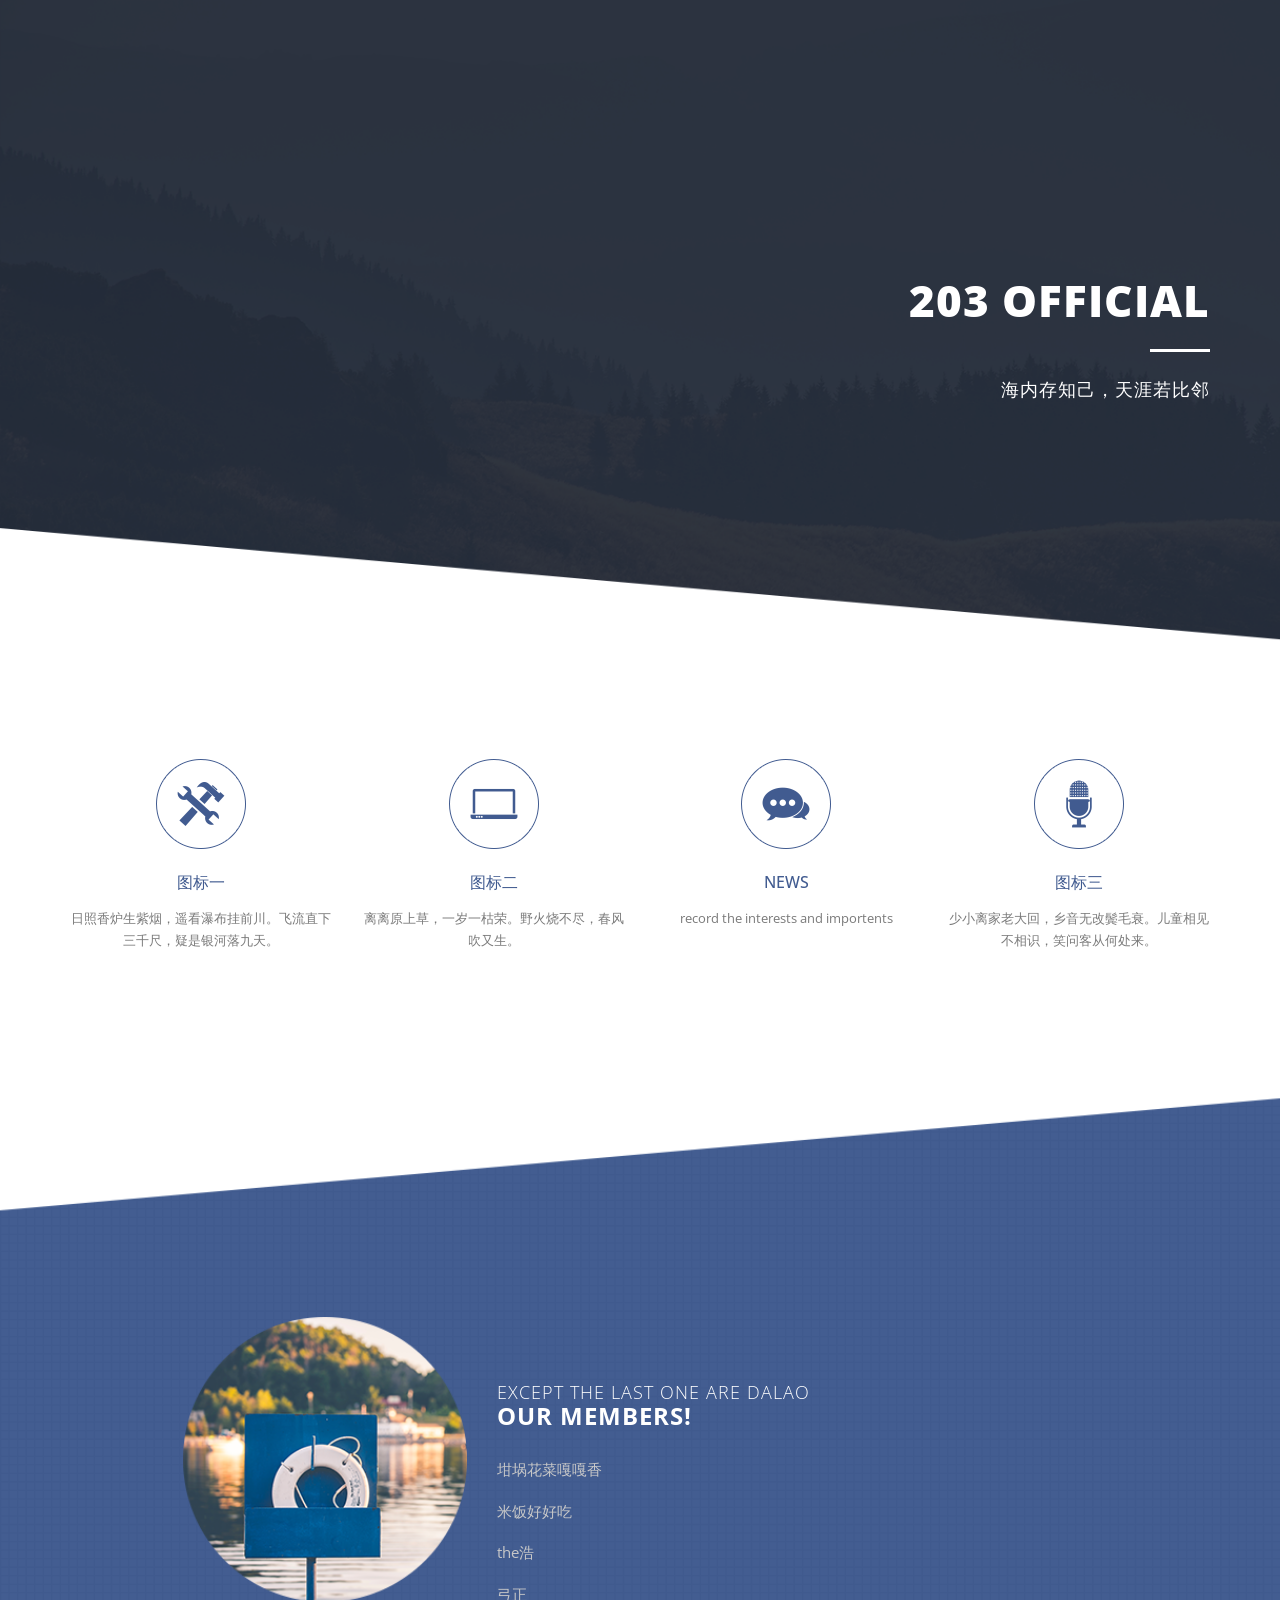
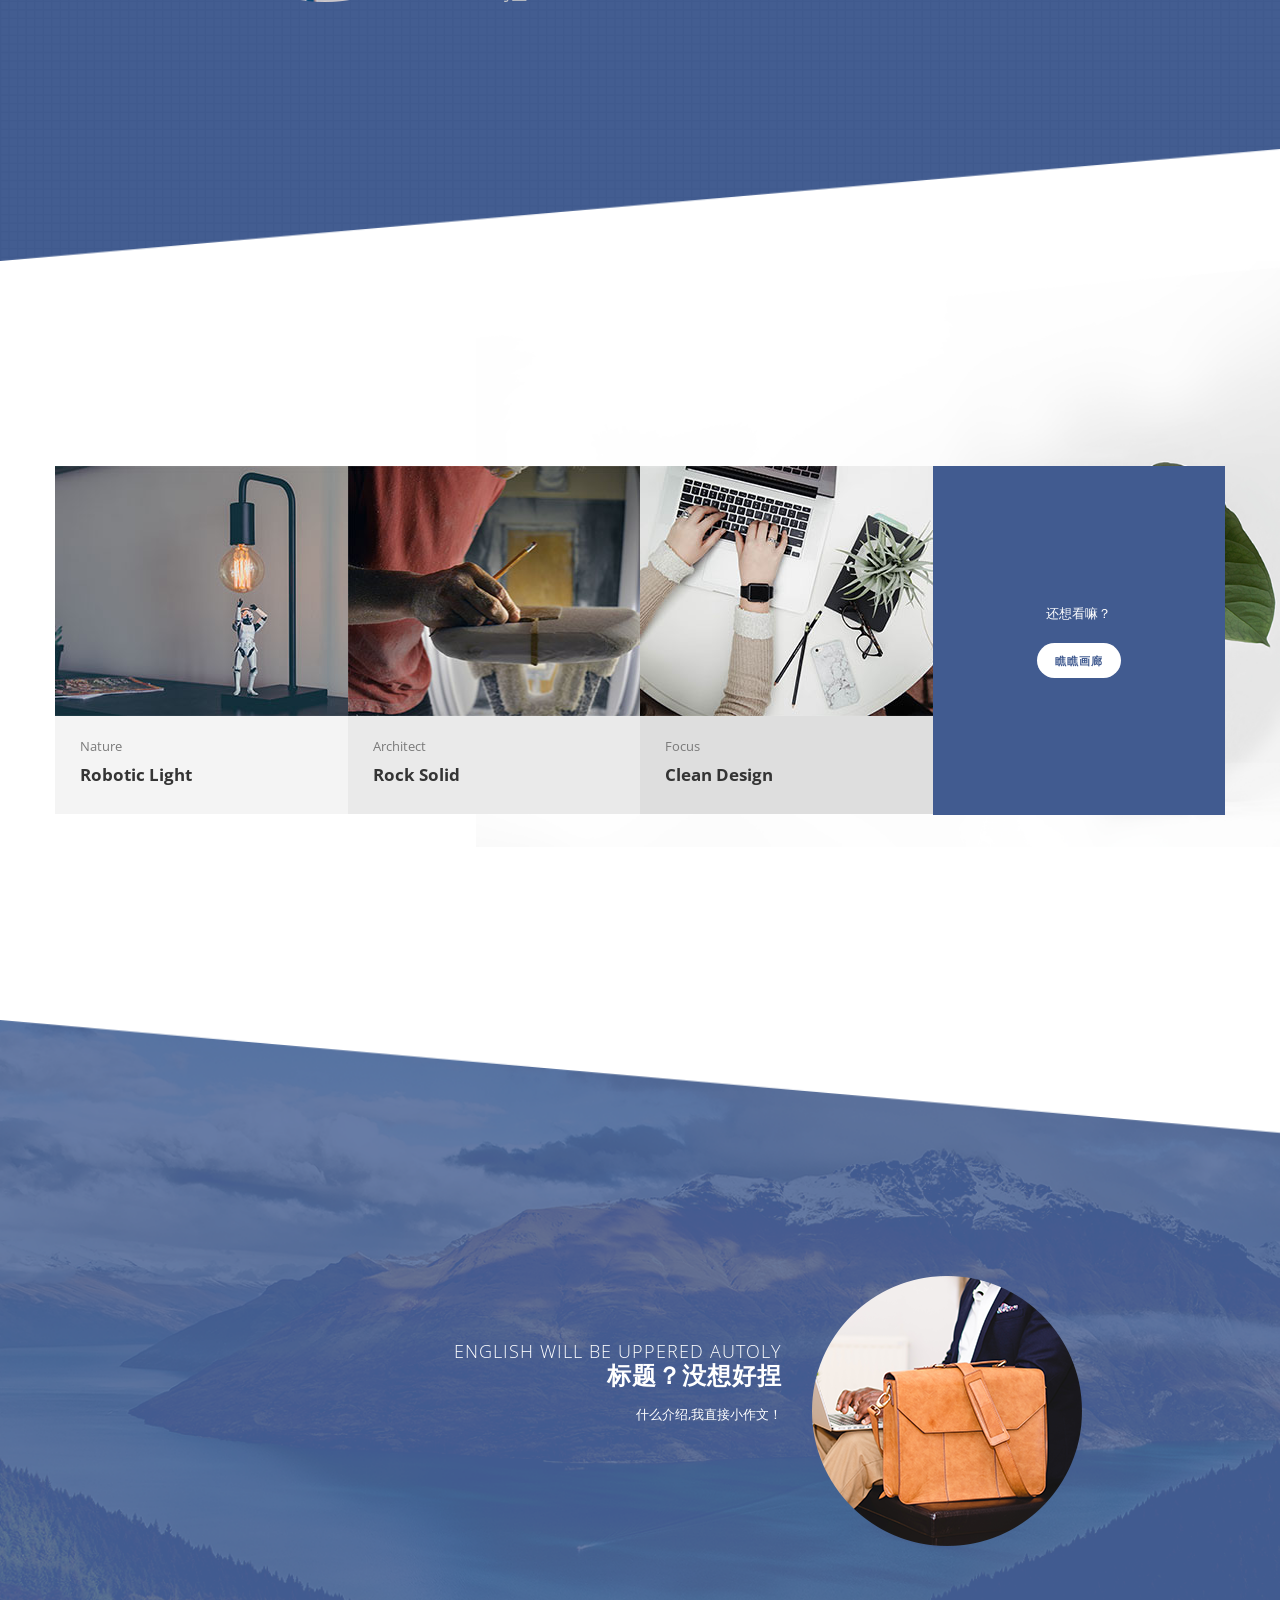
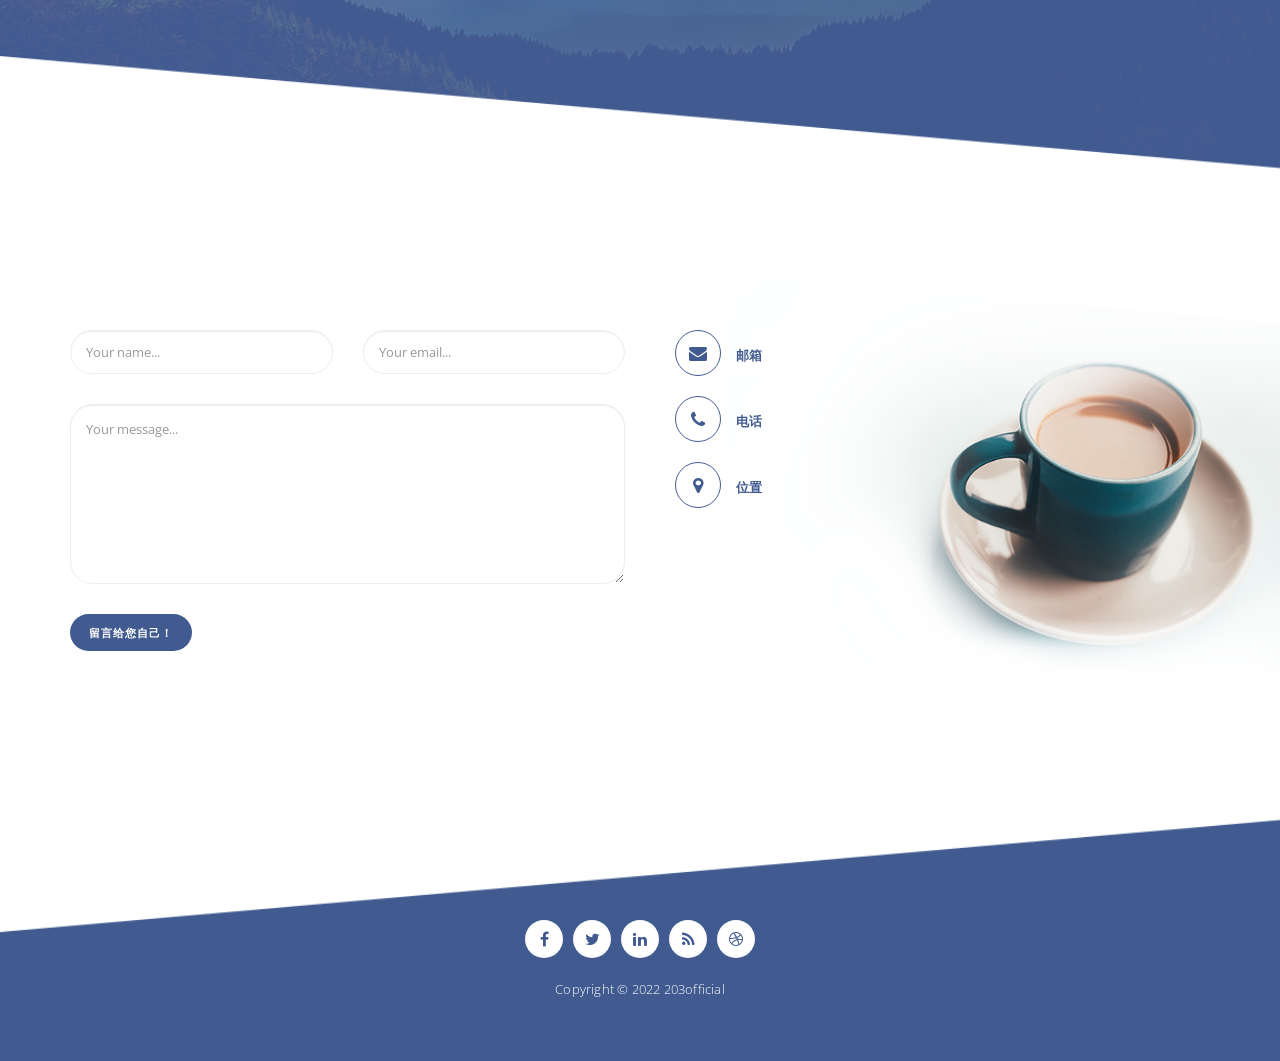
<file: index.html>
<!doctype html>
<!--[if lt IE 7]>      <html class="no-js lt-ie9 lt-ie8 lt-ie7" lang=""> <![endif]-->
<!--[if IE 7]>         <html class="no-js lt-ie9 lt-ie8" lang=""> <![endif]-->
<!--[if IE 8]>         <html class="no-js lt-ie9" lang=""> <![endif]-->
<!--[if gt IE 8]><!--> <html class="no-js" lang=""> <!--<![endif]-->
    <head>
        <meta charset="utf-8">
        <meta http-equiv="X-UA-Compatible" content="IE=edge,chrome=1">

        <title>203official测试版</title>
        <meta name="description" content="">
        <meta name="viewport" content="width=device-width, initial-scale=1">
        
        <link href="https://fonts.googleapis.com/css?family=Open+Sans:300,400,600,700,800" rel="stylesheet">
        <link rel="apple-touch-icon" href="apple-touch-icon.png">

        <link rel="stylesheet" href="css/bootstrap.min.css">
        <link rel="stylesheet" href="css/bootstrap-theme.min.css">
        <link rel="stylesheet" href="css/fontAwesome.css">
        <link rel="stylesheet" href="css/tooplate-style.css">

        <script src="js/FileSaver.js"></script>
        <script src="js/vendor/modernizr-2.8.3-respond-1.4.2.min.js"></script>
    </head>
    <body>
        

        <section class="first-section">
          <div class="container">
            <div class="row">
              <div class="col-md-12">
                <div class="text-content">
                  <h2>203 OFFICIAL</h2>
                  <div class="line-dec"></div>
                  <span>海内存知己，天涯若比邻</span>
                </div>
              </div>
            </div>
          </div>
        </section>

        <section class="second-section">
          <div class="container">
            <div class="row">
              <div class="col-md-3 col-sm-6">
                <div class="service-item">
                  <a href="#" style="text-decoration: none;">
                    <div class="icon">
                      <img src="img/first-icon.png" alt="">
                    </div>
                    <h4>图标一</h4>
                    <p>日照香炉生紫烟，遥看瀑布挂前川。飞流直下三千尺，疑是银河落九天。</p>
                  </a>
                </div>
              </div>
              <div class="col-md-3 col-sm-6">
                <div class="service-item">
                  <a href="#" style="text-decoration: none;">
                    <div class="icon">
                      <img src="img/second-icon.png" alt="">
                    </div>
                    <h4>图标二</h4>
                    <p>离离原上草，一岁一枯荣。野火烧不尽，春风吹又生。</p>
                  </a>
                </div>
              </div>
              <div class="col-md-3 col-sm-6">
                <div class="service-item">
                  <a href="./news/news.html" style="text-decoration: none;">
                    <div class="icon">
                        <img src="img/third-icon.png" alt="">                      
                    </div>
                    <h4>NEWS</h4>
                    <p>record the interests and importents</p>
                  </a>
                </div>
              </div>
              <div class="col-md-3 col-sm-6">
                <div class="service-item">
                  <a href="#" style="text-decoration: none;">
                    <div class="icon">
                      <img src="img/fourth-icon.png" alt="">
                    </div>
                    <h4>图标三</h4>
                    <p>少小离家老大回，乡音无改鬓毛衰。儿童相见不相识，笑问客从何处来。</p>
                  </a>
                </div>
              </div>
            </div>
          </div>
        </section>

        <section class="third-section">
          <div class="container">
            <div class="row">
              <div class="col-md-10 col-md-offset-1">
                <div class="left-image col-md-4">
                  <img src="img/left-image.png" alt="">
                </div>
                <div class="right-text col-md-8">
                  <h4><em>except the last one are DALAO</em><br>our members!</h4>
                  <div class="line-dec"></div>
                  <ul>
                    <br>
                    <li>
                      <a href="./members/huacai.html" style="color: rgb(200, 200, 200);font-size: 15px;">坩埚花菜嘎嘎香</a>
                    </li>
                    <br>
                    <li>
                      <a href="./members/mifan.html" style="color: rgb(200, 200, 200);font-size: 15px;">米饭好好吃</a>
                    </li>
                    <br>
                    <li>
                      <a href="./members/thehao.html" style="color: rgb(200, 200, 200);font-size: 15px;">the浩</a>
                    </li>
                    <br>
                    <li>
                      <a href="./members/gongzheng.html" style="color: rgb(200, 200, 200);font-size: 15px;">弓正</a>
                    </li>
                  </ul>
                </div>
              </div>
            </div>
          </div>
        </section>

        <section class="fourth-section">
          <div class="container">
            <div class="row">
              <div class="col-md-3 col-sm-6">
                <div class="portfolio-item first-item">
                  <div class="image">
                    <a href="img/01-big-item.jpg" data-lightbox="image-1"><img src="img/first-item.jpg"></a>
                  </div>
                  <div class="text">
                    <span>Nature</span>
                    <h4>Robotic Light</h4>
                  </div>
                </div>
              </div>
              <div class="col-md-3 col-sm-6">
                <div class="portfolio-item second-item">
                  <div class="image">
                    <a href="img/02-big-item.jpg" data-lightbox="image-1"><img src="img/second-item.jpg"></a>
                  </div>
                  <div class="text">
                    <span>Architect</span>
                    <h4>Rock Solid</h4>
                  </div>
                </div>
              </div>
              <div class="col-md-3 col-sm-6">
                <div class="portfolio-item third-item">
                  <div class="image">
                    <a href="img/03-big-item.jpg" data-lightbox="image-1"><img src="img/third-item.jpg"></a>
                  </div>
                  <div class="text">
                    <span>Focus</span>
                    <h4>Clean Design</h4>
                  </div>
                </div>
              </div>
              <div class="col-md-3 col-sm-6">
                <div class="send-to-portfolio">
                  <span>还想看嘛？</span>
                  <div class="primary-button">
                    <a href="portfolio-page.html">瞧瞧画廊</a>
                  </div>
                </div>
              </div>
            </div>
          </div>
        </section>

        <section class="fivth-section">
          <div class="container">
            <div class="row">
              <div class="col-md-10 col-md-offset-1"> 
                <div class="left-text col-md-8">
                  <h4><em>english will be uppered autoly</em><br>标题？没想好捏</h4>
                  <p>什么介绍,我直接小作文！</p>
                </div>
                <div class="right-image col-md-4">
                  <img src="img/right-image.png" alt="">
                </div>
              </div>
            </div>
          </div>
        </section>


        <section class="sixth-section">
          <div class="container">
            <div class="row">
              <div class="col-md-6">
                <div class="row">
                  <!--发送三个字段到action指定的地方去，现在还没写-->
                  <form id="contact" action="" method="post">
                    <div class="col-md-6">
                      <fieldset>
                        <input name="name" type="text" class="form-control" id="name" placeholder="Your name..." required="">
                      </fieldset>
                    </div>
                    <div class="col-md-6">
                      <fieldset>
                        <input name="email" type="email" class="form-control" id="email" placeholder="Your email..." required="">
                      </fieldset>
                    </div>
                    <div class="col-md-12">
                      <fieldset>
                        <textarea name="message" rows="6" class="form-control" id="message" placeholder="Your message..." required=""></textarea>
                      </fieldset>
                    </div>
                    <div class="col-md-12">
                      <fieldset>
                        <!--因为我还不会读写文件，您暂时无法上传留言呢-->
                        <button type="submit" id="send-messages" class="btn" onclick="sendmessages()">
                          留言给您自己！
                        </button>
                      </fieldset>
                    </div>
                  </form>
                </div>
              </div>
              <div class="col-md-5">
                <div class="right-info">
                  <ul>
                    <li><a href="#"><i class="fa fa-envelope"></i>邮箱</a></li>
                    <li><a href="#"><i class="fa fa-phone"></i>电话</a></li>
                    <li><a href="#"><i class="fa fa-map-marker"></i>位置</a></li>
                  </ul>
                </div>
              </div>
            </div>
          </div>
        </section>

        <footer>
          <div class="container">
            <div class="row">
              <div class="col-md-12">
                <ul>
                  <li><a href="#"><i class="fa fa-facebook"></i></a></li>
                  <li><a href="#"><i class="fa fa-twitter"></i></a></li>
                  <li><a href="#"><i class="fa fa-linkedin"></i></a></li>
                  <li><a href="#"><i class="fa fa-rss"></i></a></li>
                  <li><a href="#"><i class="fa fa-dribbble"></i></a></li>
                </ul>
                <p>Copyright &copy; 2022 203official </p>
              </div>
            </div>
          </div>
        </footer>

        
        <script src="//ajax.googleapis.com/ajax/libs/jquery/1.11.2/jquery.min.js"></script>
        
        <script>
          window.jQuery || document.write('<script src="js/vendor/jquery-1.11.2.min.js"><\/script>')
        </script>

       

        <script src="js/vendor/bootstrap.min.js"></script>
      
        <script src="js/plugins.js"></script>
        <script src="js/main.js"></script>
        <script language="javascript">    
            function sendmessages(){
              var sendname=document.getElementById("name").value;
              var sendemail=document.getElementById("email").value;
              var sendmessage=document.getElementById("message").value;
              if(sendname!=null&&sendemail!=null&&sendmessage!=null){
                alert("您的留言为：\n"+sendname+"\n"+sendemail+"\n"+sendmessage);                
                let data = {
                  name:sendname,
                  email:sendemail,
                  message:sendmessage
                }
                var content=JSON.stringify(data);
                var blob =new Blob([content],{type:"text/plain;charset=utf-8"});
                saveAs(blob,"massage.json");
              }                                
            };
        </script>
    </body>
</html>
</file>
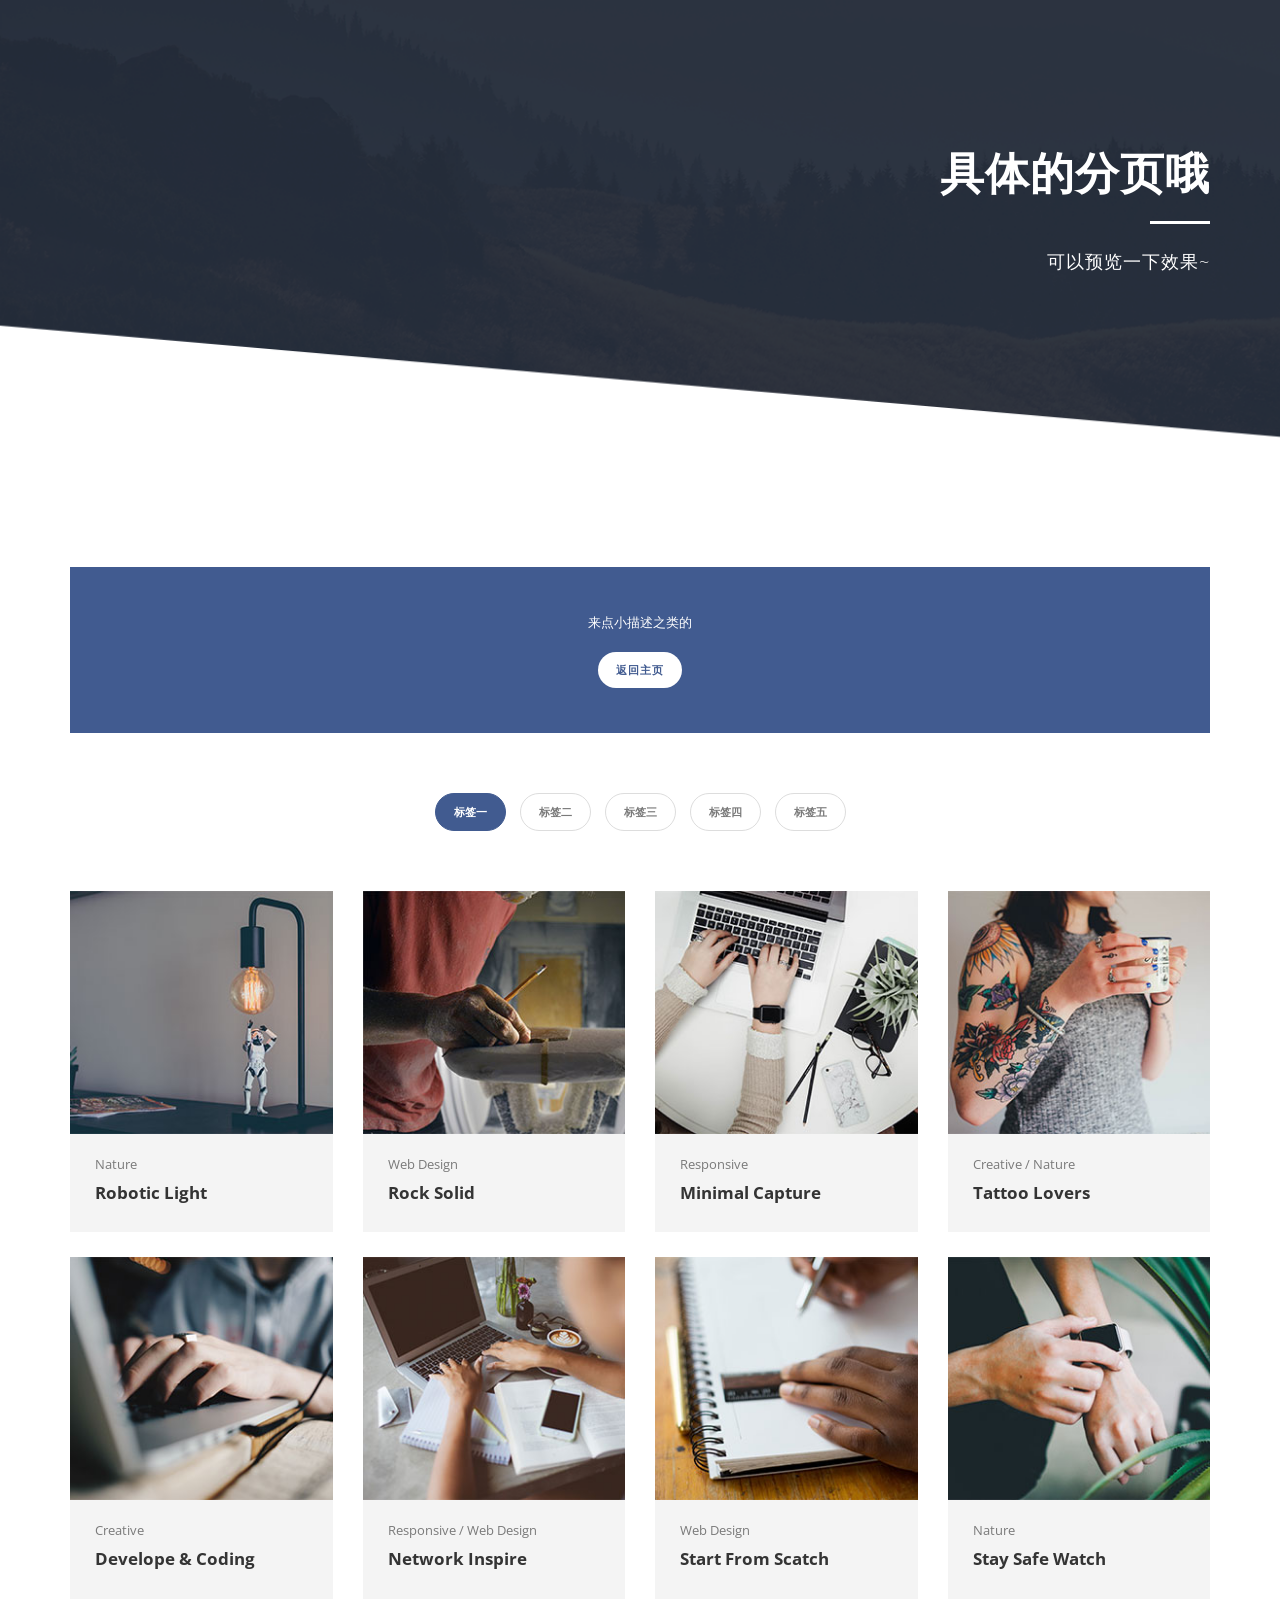
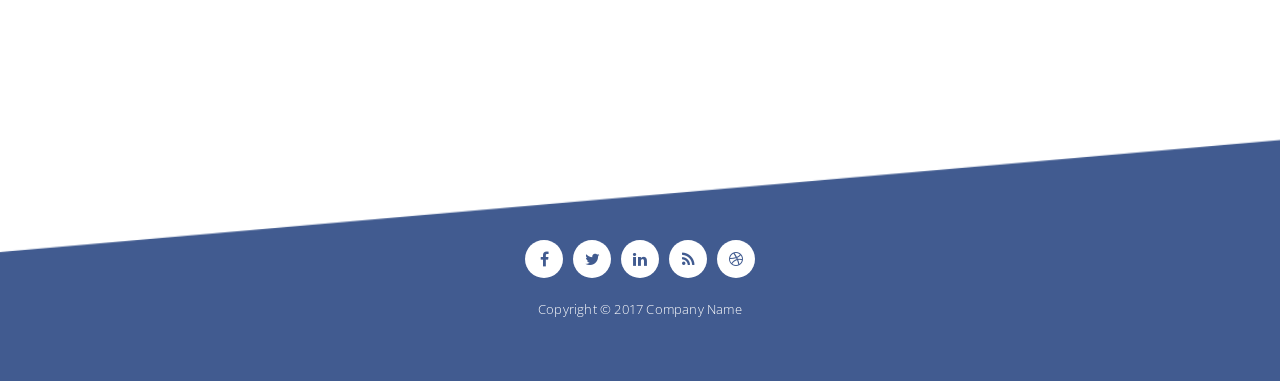
<file: portfolio-page.html>
<!doctype html>
<!--[if lt IE 7]>      <html class="no-js lt-ie9 lt-ie8 lt-ie7" lang=""> <![endif]-->
<!--[if IE 7]>         <html class="no-js lt-ie9 lt-ie8" lang=""> <![endif]-->
<!--[if IE 8]>         <html class="no-js lt-ie9" lang=""> <![endif]-->
<!--[if gt IE 8]><!--> <html class="no-js" lang=""> <!--<![endif]-->
    <head>
        <meta charset="utf-8">
        <meta http-equiv="X-UA-Compatible" content="IE=edge,chrome=1">

        <title>其中一个分页</title>
        <meta name="description" content="">
        <meta name="viewport" content="width=device-width, initial-scale=1">
        
        <link href="https://fonts.googleapis.com/css?family=Open+Sans:300,400,600,700,800" rel="stylesheet">
        <link rel="apple-touch-icon" href="apple-touch-icon.png">

        <link rel="stylesheet" href="css/bootstrap.min.css">
        <link rel="stylesheet" href="css/bootstrap-theme.min.css">
        <link rel="stylesheet" href="css/fontAwesome.css">
        <link rel="stylesheet" href="css/tooplate-style.css">

        <script src="js/vendor/modernizr-2.8.3-respond-1.4.2.min.js"></script>
    </head>
    <body>
        

        <section class="first-gallery-section">
          <div class="container">
            <div class="row">
              <div class="col-md-12">
                <div class="text-content">
                  <h2>具体的分页哦</h2>
                  <div class="line-dec"></div>
                  <span>可以预览一下效果~</span>
                </div>
              </div>
            </div>
          </div>
        </section>


        <section class="send-to-home">
          <div class="container">
            <div class="row">
              <div class="col-md-12">
                <div class="back-to-home">
                  <span>来点小描述之类的</span>
                  <div class="primary-button">
                    <a href="index.html">返回主页</a>
                  </div>
                </div>
              </div>
            </div>
          </div>
        </section>

  
        <div class="content-wrapper">
            <div class="inner-container container">
                <div class="projects-holder-3">
                    <div class="filter-categories">
                        <ul class="project-filter">
                            <li class="filter" data-filter="all"><span>标签一</span></li>
                            <li class="filter" data-filter="webdesign"><span>标签二</span></li>
                            <li class="filter" data-filter="nature"><span>标签三</span></li>
                            <li class="filter" data-filter="responsive"><span>标签四</span></li>
                            <li class="filter" data-filter="creative"><span>标签五</span></li>
                        </ul>
                    </div>
                    <div class="projects-holder">
                        <div class="row">
                            <div class="col-md-3 col-sm-6 project-item mix nature">
                              <div class="image">
                                <a href="img/01-big-item.jpg" data-lightbox="image-1"><img src="img/01-item.jpg"></a>
                              </div>
                              <div class="text">
                                <span>Nature</span>
                                <h4>Robotic Light</h4>
                              </div>
                            </div>
                            <div class="col-md-3 col-sm-6 project-item mix webdesign">
                              <div class="image">
                                <a href="img/02-big-item.jpg" data-lightbox="image-1"><img src="img/02-item.jpg"></a>
                              </div>
                              <div class="text">
                                <span>Web Design</span>
                                <h4>Rock Solid</h4>
                              </div>
                            </div>
                            <div class="col-md-3 col-sm-6 project-item mix responsive">
                              <div class="image">
                                <a href="img/03-big-item.jpg" data-lightbox="image-1"><img src="img/03-item.jpg"></a>
                              </div>
                              <div class="text">
                                <span>Responsive</span>
                                <h4>Minimal Capture</h4>
                              </div>
                            </div>
                            <div class="col-md-3 col-sm-6 project-item mix creative nature">
                              <div class="image">
                                <a href="img/04-big-item.jpg" data-lightbox="image-1"><img src="img/04-item.jpg"></a>
                              </div>
                              <div class="text">
                                <span>Creative / Nature</span>
                                <h4>Tattoo Lovers</h4>
                              </div>
                            </div>
                            <div class="col-md-3 col-sm-6 project-item mix creative">
                              <div class="image">
                                <a href="img/05-big-item.jpg" data-lightbox="image-1"><img src="img/05-item.jpg"></a>
                              </div>
                              <div class="text">
                                <span>Creative</span>
                                <h4>Develope &amp; Coding</h4>
                              </div>
                            </div>
                            <div class="col-md-3 col-sm-6 project-item mix responsive webdesign">
                              <div class="image">
                                <a href="img/06-big-item.jpg" data-lightbox="image-1"><img src="img/06-item.jpg"></a>
                              </div>
                              <div class="text">
                                <span>Responsive / Web Design</span>
                                <h4>Network Inspire</h4>
                              </div>
                            </div>
                            <div class="col-md-3 col-sm-6 project-item mix webdesign">
                              <div class="image">
                                <a href="img/07-big-item.jpg" data-lightbox="image-1"><img src="img/07-item.jpg"></a>
                              </div>
                              <div class="text">
                                <span>Web Design</span>
                                <h4>Start From Scatch</h4>
                              </div>
                            </div>
                            <div class="col-md-3 col-sm-6 project-item mix nature">
                              <div class="image">
                                <a href="img/08-big-item.jpg" data-lightbox="image-1"><img src="img/08-item.jpg"></a>
                              </div>
                              <div class="text">
                                <span>Nature</span>
                                <h4>Stay Safe Watch</h4>
                              </div>
                            </div>
                        </div>
                    </div>
                </div>
            </div>
        </div> 

        <footer>
          <div class="container">
            <div class="row">
              <div class="col-md-12">
                <ul>
                  <li><a href="#"><i class="fa fa-facebook"></i></a></li>
                  <li><a href="#"><i class="fa fa-twitter"></i></a></li>
                  <li><a href="#"><i class="fa fa-linkedin"></i></a></li>
                  <li><a href="#"><i class="fa fa-rss"></i></a></li>
                  <li><a href="#"><i class="fa fa-dribbble"></i></a></li>
                </ul>
                <p>Copyright &copy; 2017 Company Name </p>
              </div>
            </div>
          </div>
        </footer>

        <script src="//ajax.googleapis.com/ajax/libs/jquery/1.11.2/jquery.min.js"></script>
        <script>window.jQuery || document.write('<script src="js/vendor/jquery-1.11.2.min.js"><\/script>')</script>

        <script src="js/vendor/bootstrap.min.js"></script>

        <script src="js/plugins.js"></script>
        <script src="js/main.js"></script>

    </body>
</html>
</file>
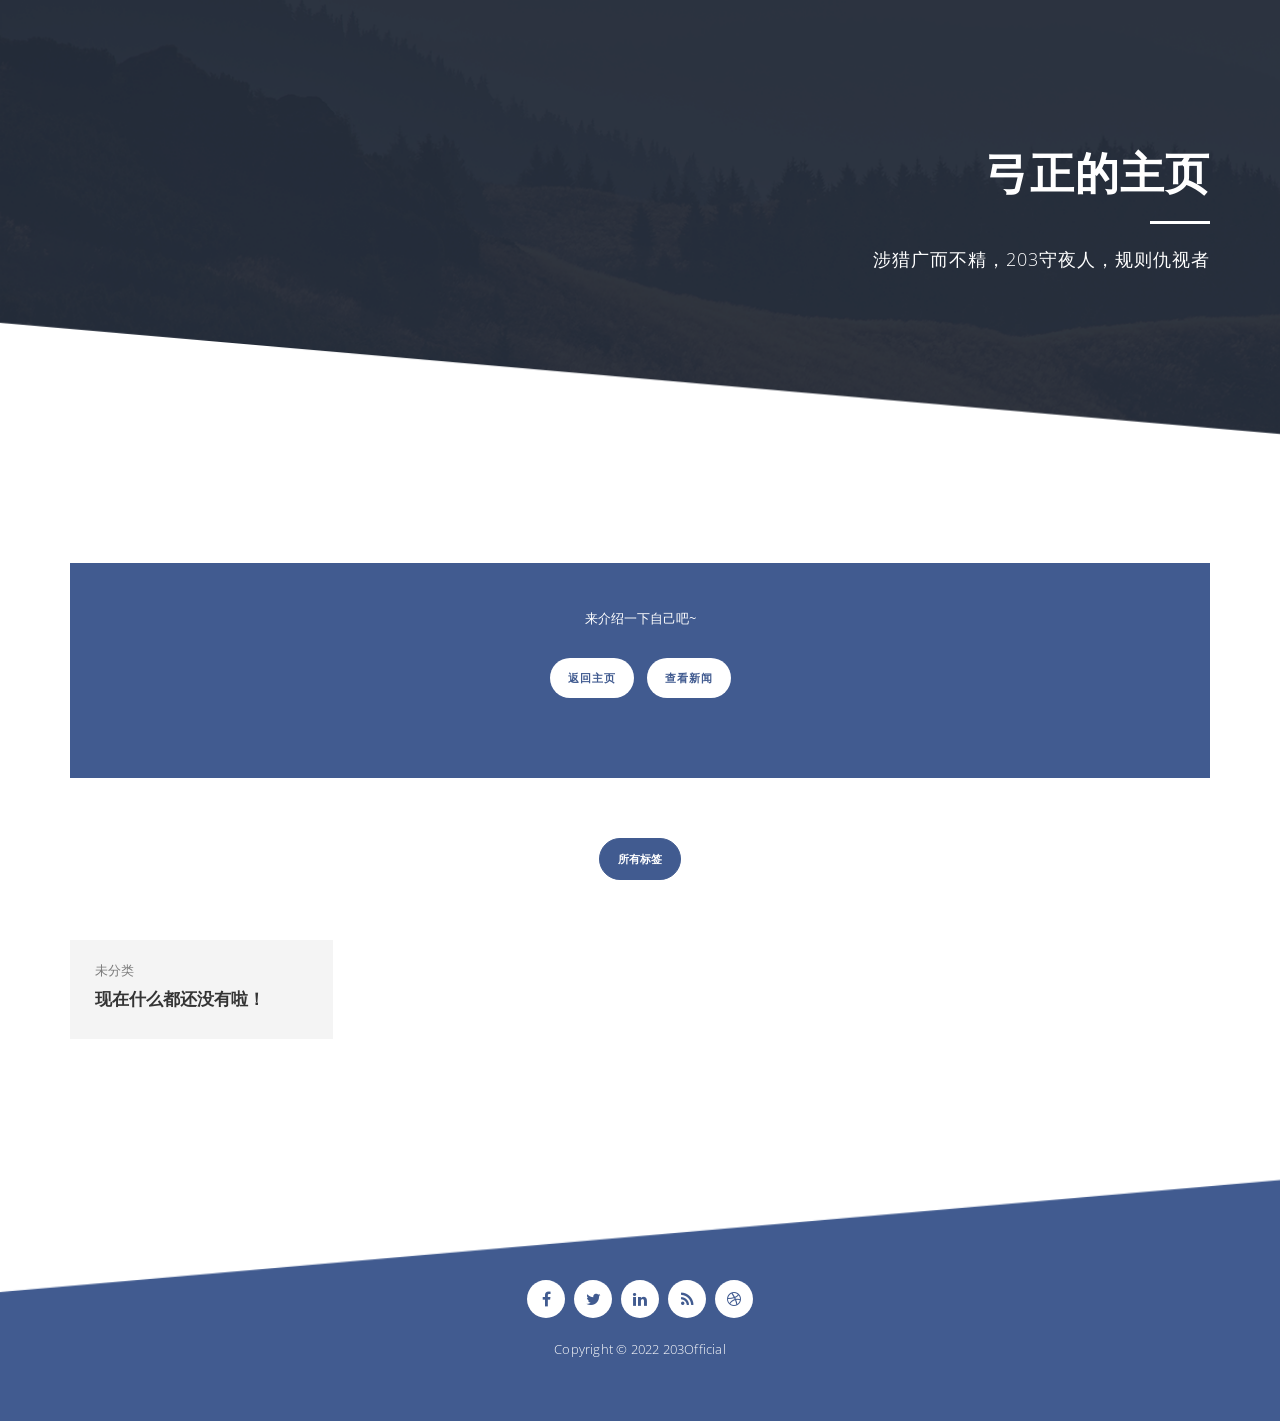
<file: members/gongzheng.html>
<!doctype html>
<!--[if lt IE 7]>      <html class="no-js lt-ie9 lt-ie8 lt-ie7" lang=""> <![endif]-->
<!--[if IE 7]>         <html class="no-js lt-ie9 lt-ie8" lang=""> <![endif]-->
<!--[if IE 8]>         <html class="no-js lt-ie9" lang=""> <![endif]-->
<!--[if gt IE 8]><!--> <html class="no-js" lang=""> <!--<![endif]-->
    <head>
        <meta charset="utf-8">
        <meta http-equiv="X-UA-Compatible" content="IE=edge,chrome=1">

        <title>203official-弓正的主页</title>
        <meta name="description" content="">
        <meta name="viewport" content="width=device-width, initial-scale=1">
        
        <link href="https://fonts.googleapis.com/css?family=Open+Sans:300,400,600,700,800" rel="stylesheet">
        <link rel="apple-touch-icon" href="apple-touch-icon.png">

        <link rel="stylesheet" href="../css/bootstrap.min.css">
        <link rel="stylesheet" href="../css/bootstrap-theme.min.css">
        <link rel="stylesheet" href="../css/fontAwesome.css">
        <link rel="stylesheet" href="../css/tooplate-style.css">
        <link rel="stylesheet" type="text/css" href="./css/index.css">

        <script src="../js/vendor/modernizr-2.8.3-respond-1.4.2.min.js"></script>
    </head>
    <body>
        <section class="first-gallery-section">
          <div class="container">
            <div class="row">
              <div class="col-md-12">
                <div class="text-content">
                  <h2>弓正的主页</h2>
                  <div class="line-dec"></div>
                  <span>涉猎广而不精，203守夜人，规则仇视者</span>
                </div>
              </div>
            </div>
          </div>
        </section>


        <section class="send-to-home">
          <div class="container">
            <div class="row">
              <div class="col-md-12">
                <div class="back-to-home">
                  <span>来介绍一下自己吧~</span>
                  <div class="filter-categories">
                    <ul class="project-filter">
                      <li class="primary-button" >
                        <a href="../index.html">返回主页</a>
                      </li>
                      <li class="primary-button" >
                        <a href="../news/news.html">查看新闻</a>
                      </li>
                    </ul>
                  </div>
                </div>
              </div>
            </div>
          </div>
        </section>

  
        <div class="content-wrapper">
            <div class="inner-container container">
                <div class="projects-holder-3">
                    <div class="filter-categories">
                        <ul class="project-filter">
                            <li class="filter" data-filter="all"><span>所有标签</span></li>                            
                        </ul>
                    </div>
                    <div class="projects-holder">
                        <div class="row">     
                          <div class="col-md-3 col-sm-6 project-item mix all">
                            <div class="image">
                            </div>
                            <div class="text">
                              <span>未分类</span>
                              <h4>现在什么都还没有啦！</h4>
                            </div>
                          </div>
                        </div>
                    </div>
                </div>
            </div>
        </div> 

        <footer>
          <div class="container">
            <div class="row">
              <div class="col-md-12">
                <ul>
                  <li><a href="#"><i class="fa fa-facebook"></i></a></li>
                  <li><a href="#"><i class="fa fa-twitter"></i></a></li>
                  <li><a href="#"><i class="fa fa-linkedin"></i></a></li>
                  <li><a href="#"><i class="fa fa-rss"></i></a></li>
                  <li><a href="#"><i class="fa fa-dribbble"></i></a></li>
                </ul>
                <p>Copyright &copy; 2022 203Official</p>
              </div>
            </div>
          </div>
        </footer>

        <script src="//ajax.googleapis.com/ajax/libs/jquery/1.11.2/jquery.min.js"></script>
        <script>window.jQuery || document.write('<script src="../js/vendor/jquery-1.11.2.min.js"><\/script>')</script>

        <script src="../js/vendor/bootstrap.min.js"></script>

        <script src="../js/plugins.js"></script>
        <script src="../js/main.js"></script>

    </body>
</html>
</file>
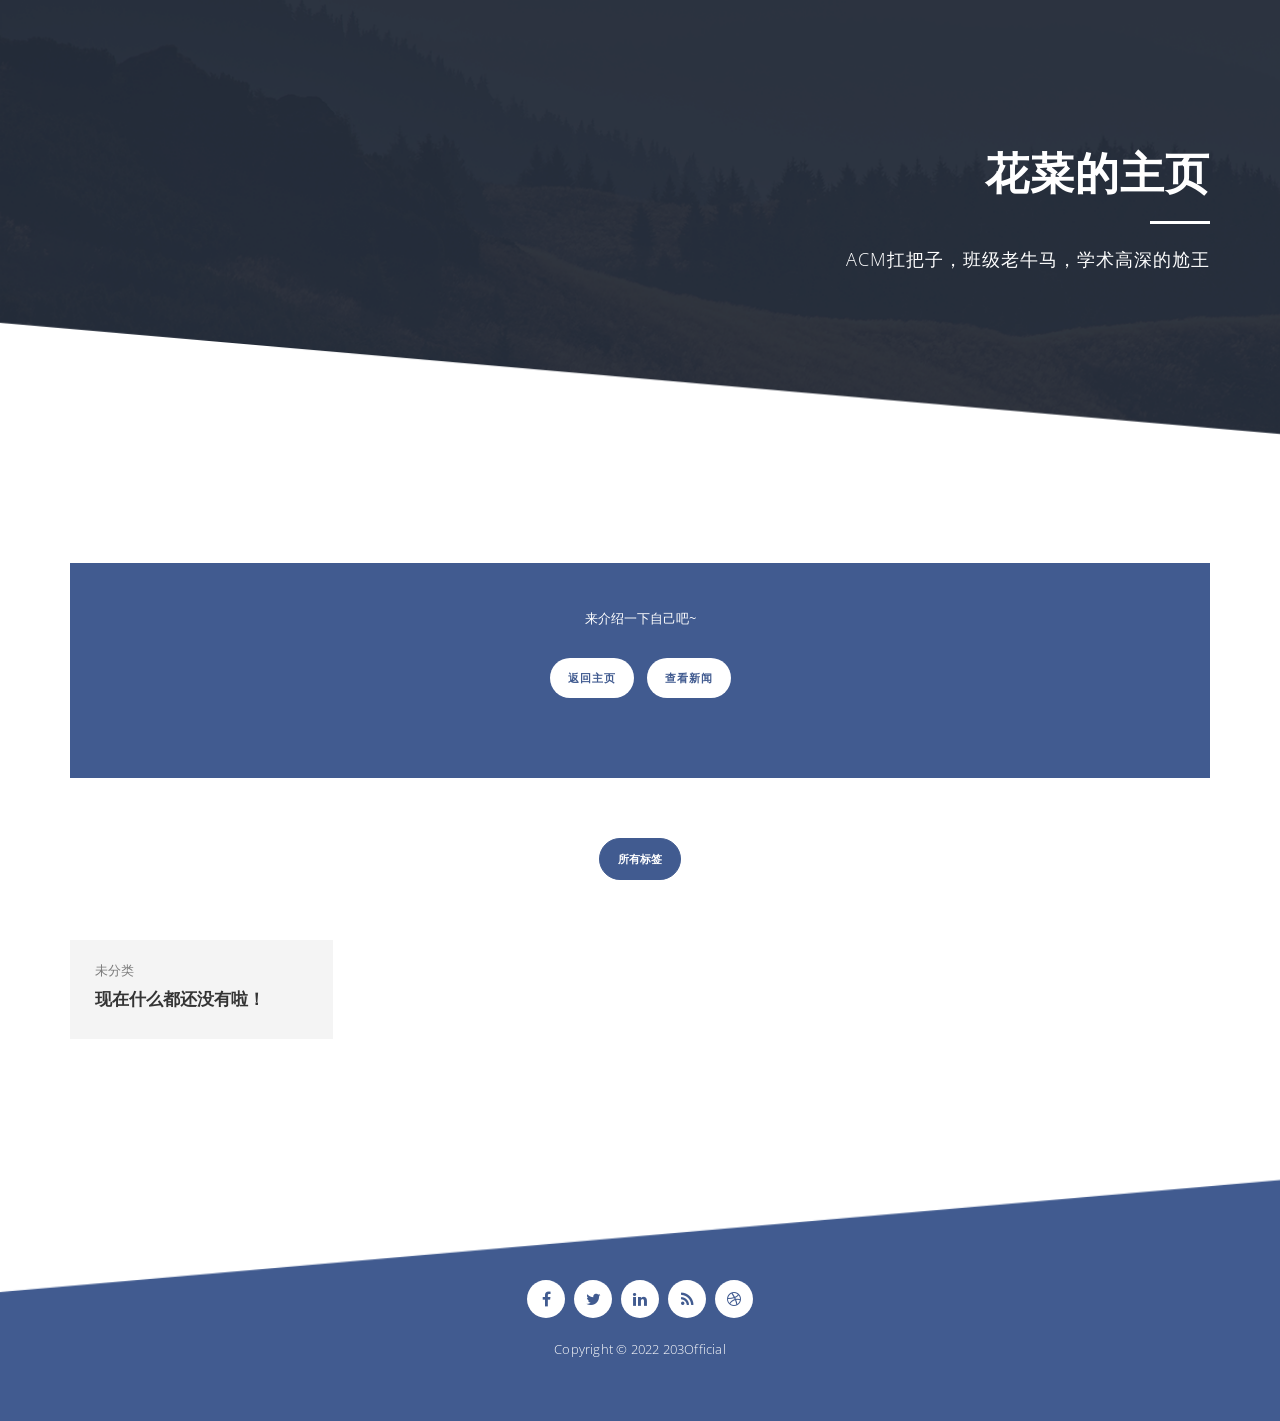
<file: members/huacai.html>
<!doctype html>
<!--[if lt IE 7]>      <html class="no-js lt-ie9 lt-ie8 lt-ie7" lang=""> <![endif]-->
<!--[if IE 7]>         <html class="no-js lt-ie9 lt-ie8" lang=""> <![endif]-->
<!--[if IE 8]>         <html class="no-js lt-ie9" lang=""> <![endif]-->
<!--[if gt IE 8]><!--> <html class="no-js" lang=""> <!--<![endif]-->
    <head>
        <meta charset="utf-8">
        <meta http-equiv="X-UA-Compatible" content="IE=edge,chrome=1">

        <title>203official-花菜的主页</title>
        <meta name="description" content="">
        <meta name="viewport" content="width=device-width, initial-scale=1">
        
        <link href="https://fonts.googleapis.com/css?family=Open+Sans:300,400,600,700,800" rel="stylesheet">
        <link rel="apple-touch-icon" href="apple-touch-icon.png">

        <link rel="stylesheet" href="../css/bootstrap.min.css">
        <link rel="stylesheet" href="../css/bootstrap-theme.min.css">
        <link rel="stylesheet" href="../css/fontAwesome.css">
        <link rel="stylesheet" href="../css/tooplate-style.css">
        <link rel="stylesheet" type="text/css" href="./css/index.css">

        <script src="../js/vendor/modernizr-2.8.3-respond-1.4.2.min.js"></script>
    </head>
    <body>
        <section class="first-gallery-section">
          <div class="container">
            <div class="row">
              <div class="col-md-12">
                <div class="text-content">
                  <h2>花菜的主页</h2>
                  <div class="line-dec"></div>
                  <span>acm扛把子，班级老牛马，学术高深的尬王</span>
                </div>
              </div>
            </div>
          </div>
        </section>


        <section class="send-to-home">
          <div class="container">
            <div class="row">
              <div class="col-md-12">
                <div class="back-to-home">
                  <span>来介绍一下自己吧~</span>
                  <div class="filter-categories">
                    <ul class="project-filter">
                      <li class="primary-button" >
                        <a href="../index.html">返回主页</a>
                      </li>
                      <li class="primary-button" >
                        <a href="../news/news.html">查看新闻</a>
                      </li>
                    </ul>
                  </div>
                </div>
              </div>
            </div>
          </div>
        </section>

  
        <div class="content-wrapper">
            <div class="inner-container container">
                <div class="projects-holder-3">
                    <div class="filter-categories">
                        <ul class="project-filter">
                            <li class="filter" data-filter="all"><span>所有标签</span></li>                            
                        </ul>
                    </div>
                    <div class="projects-holder">
                        <div class="row">     
                          <div class="col-md-3 col-sm-6 project-item mix all">
                            <div class="image">
                            </div>
                            <div class="text">
                              <span>未分类</span>
                              <h4>现在什么都还没有啦！</h4>
                            </div>
                          </div>
                        </div>
                    </div>
                </div>
            </div>
        </div> 

        <footer>
          <div class="container">
            <div class="row">
              <div class="col-md-12">
                <ul>
                  <li><a href="#"><i class="fa fa-facebook"></i></a></li>
                  <li><a href="#"><i class="fa fa-twitter"></i></a></li>
                  <li><a href="#"><i class="fa fa-linkedin"></i></a></li>
                  <li><a href="#"><i class="fa fa-rss"></i></a></li>
                  <li><a href="#"><i class="fa fa-dribbble"></i></a></li>
                </ul>
                <p>Copyright &copy; 2022 203Official</p>
              </div>
            </div>
          </div>
        </footer>

        <script src="//ajax.googleapis.com/ajax/libs/jquery/1.11.2/jquery.min.js"></script>
        <script>window.jQuery || document.write('<script src="../js/vendor/jquery-1.11.2.min.js"><\/script>')</script>

        <script src="../js/vendor/bootstrap.min.js"></script>

        <script src="../js/plugins.js"></script>
        <script src="../js/main.js"></script>

    </body>
</html>
</file>
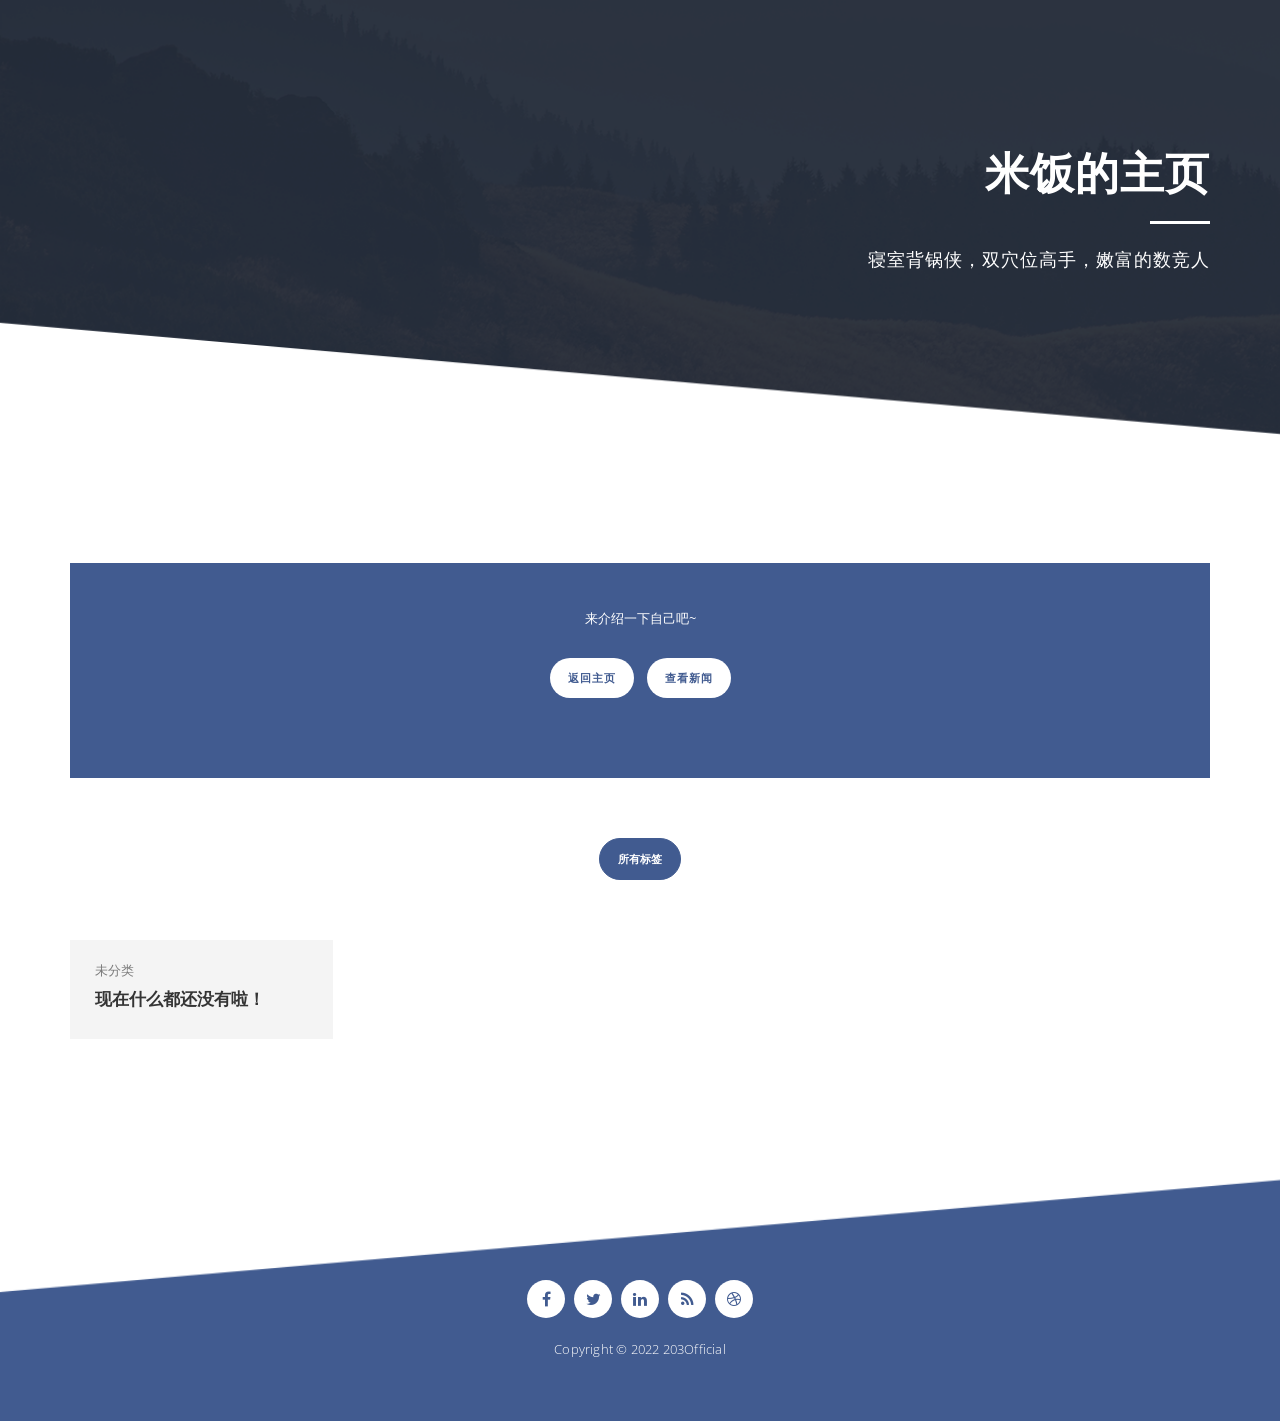
<file: members/mifan.html>
<!doctype html>
<!--[if lt IE 7]>      <html class="no-js lt-ie9 lt-ie8 lt-ie7" lang=""> <![endif]-->
<!--[if IE 7]>         <html class="no-js lt-ie9 lt-ie8" lang=""> <![endif]-->
<!--[if IE 8]>         <html class="no-js lt-ie9" lang=""> <![endif]-->
<!--[if gt IE 8]><!--> <html class="no-js" lang=""> <!--<![endif]-->
    <head>
        <meta charset="utf-8">
        <meta http-equiv="X-UA-Compatible" content="IE=edge,chrome=1">

        <title>203official-米饭的主页</title>
        <meta name="description" content="">
        <meta name="viewport" content="width=device-width, initial-scale=1">
        
        <link href="https://fonts.googleapis.com/css?family=Open+Sans:300,400,600,700,800" rel="stylesheet">
        <link rel="apple-touch-icon" href="apple-touch-icon.png">

        <link rel="stylesheet" href="../css/bootstrap.min.css">
        <link rel="stylesheet" href="../css/bootstrap-theme.min.css">
        <link rel="stylesheet" href="../css/fontAwesome.css">
        <link rel="stylesheet" href="../css/tooplate-style.css">
        <link rel="stylesheet" type="text/css" href="./css/index.css">

        <script src="../js/vendor/modernizr-2.8.3-respond-1.4.2.min.js"></script>
    </head>
    <body>
        <section class="first-gallery-section">
          <div class="container">
            <div class="row">
              <div class="col-md-12">
                <div class="text-content">
                  <h2>米饭的主页</h2>
                  <div class="line-dec"></div>
                  <span>寝室背锅侠，双穴位高手，嫩富的数竞人</span>
                </div>
              </div>
            </div>
          </div>
        </section>


        <section class="send-to-home">
          <div class="container">
            <div class="row">
              <div class="col-md-12">
                <div class="back-to-home">
                  <span>来介绍一下自己吧~</span>
                  <div class="filter-categories">
                    <ul class="project-filter">
                      <li class="primary-button" >
                        <a href="../index.html">返回主页</a>
                      </li>
                      <li class="primary-button" >
                        <a href="../news/news.html">查看新闻</a>
                      </li>
                    </ul>
                  </div>
                </div>
              </div>
            </div>
          </div>
        </section>

  
        <div class="content-wrapper">
            <div class="inner-container container">
                <div class="projects-holder-3">
                    <div class="filter-categories">
                        <ul class="project-filter">
                            <li class="filter" data-filter="all"><span>所有标签</span></li>                            
                        </ul>
                    </div>
                    <div class="projects-holder">
                        <div class="row">     
                            <div class="col-md-3 col-sm-6 project-item mix all">
                                <div class="image">
                                </div>
                                <div class="text">
                                  <span>未分类</span>
                                  <h4>现在什么都还没有啦！</h4>
                                </div>
                              </div>
                        </div>
                    </div>
                </div>
            </div>
        </div> 

        <footer>
          <div class="container">
            <div class="row">
              <div class="col-md-12">
                <ul>
                  <li><a href="#"><i class="fa fa-facebook"></i></a></li>
                  <li><a href="#"><i class="fa fa-twitter"></i></a></li>
                  <li><a href="#"><i class="fa fa-linkedin"></i></a></li>
                  <li><a href="#"><i class="fa fa-rss"></i></a></li>
                  <li><a href="#"><i class="fa fa-dribbble"></i></a></li>
                </ul>
                <p>Copyright &copy; 2022 203Official</p>
              </div>
            </div>
          </div>
        </footer>

        <script src="//ajax.googleapis.com/ajax/libs/jquery/1.11.2/jquery.min.js"></script>
        <script>window.jQuery || document.write('<script src="../js/vendor/jquery-1.11.2.min.js"><\/script>')</script>

        <script src="../js/vendor/bootstrap.min.js"></script>

        <script src="../js/plugins.js"></script>
        <script src="../js/main.js"></script>

    </body>
</html>
</file>
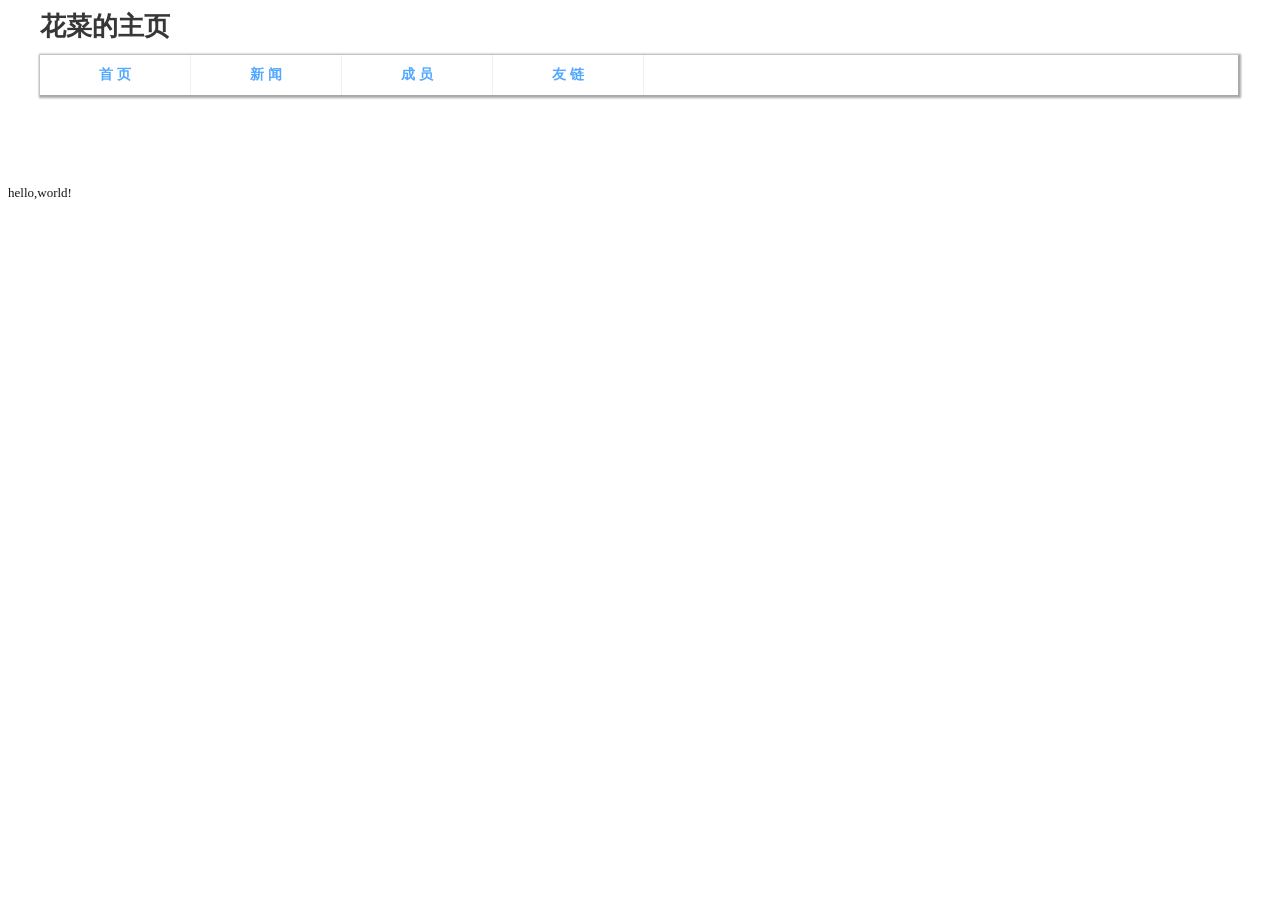
<file: members/old.html>
<!DOCTYPE html>
<html>
    <head>
        <title>203official-花菜的主页</title>
        <link rel="stylesheet" type="text/css" href="./css/index.css">
    </head>
    <body>
        <!--整体置中-->
        <div id="alldiv">
            <h1 >花菜的主页</h1>
            <!--顶部导航栏-->
            <div class="drow" style="height:40px;width:1198px;box-shadow:1px 1px 2px 2px #999999;margin-bottom:10px;">
                <div class="dcol" style="width:1000px;">
                    <div class="topmenuo">
                        <ul class="topmenuo1">
                            <li class="topmenuo3">
                                <a style="width:150px;" href="../index.html">&nbsp;首&nbsp;页&nbsp;</a>
                            </li>
                            <li class="topmenuo3">
                                <a style="width:150px;" href="../news/news-index.html">&nbsp;新&nbsp;闻&nbsp;</a>
                            </li>
                            <li class="topmenuo3">
                                <a style="width:150px;" onclick="displaymembersul()">&nbsp;成&nbsp;员&nbsp;</a>
                                <ul id="topmenumembers" class="topmenuo2" style="display: none;">
                                    <li>
                                        <a href="./huacai.html">坩锅花菜</a>                                    
                                    </li>
                                    <li>
                                        <a href="./mifan.html">米饭好好吃</a>
                                    </li>
                                    <li>
                                        <a href="./gongzheng.html">弓正Anna</a>
                                    </li>
                                    <li>
                                        <a href="./thehao.html">the浩</a>
                                    </li>
                                </ul>
                            </li>
                            <li class="topmenuo3">
                                <a style="width: 150px;">&nbsp;友&nbsp;链&nbsp;</a>
                            </li>
                        </ul>
                    </div>
                </div>
            </div>
            <!--点击事件-->
            <script>
                function displaymembersul(){
                    var memberbutton = document.getElementById("topmenumembers")
                    if(memberbutton.style.display=="none"){
                        memberbutton.style.display="block";
                    }
                    else{
                        memberbutton.style.display="none";
                    }
                }
            </script>
            <div class="drow">
                <div style="width:100%;padding-top:5px;">
                    
                </div>
            </div>
            <!--底部信息-->
            <table width="1200" height="60" cellspacing="0" cellpadding="0" border="0" align="center">
                <tbody>
                    <tr>
                        <td></td>
                    </tr>
                </tbody>
            </table>
        </div>
        <p>
            hello,world!
        </p>
    </body>
</html>
</file>
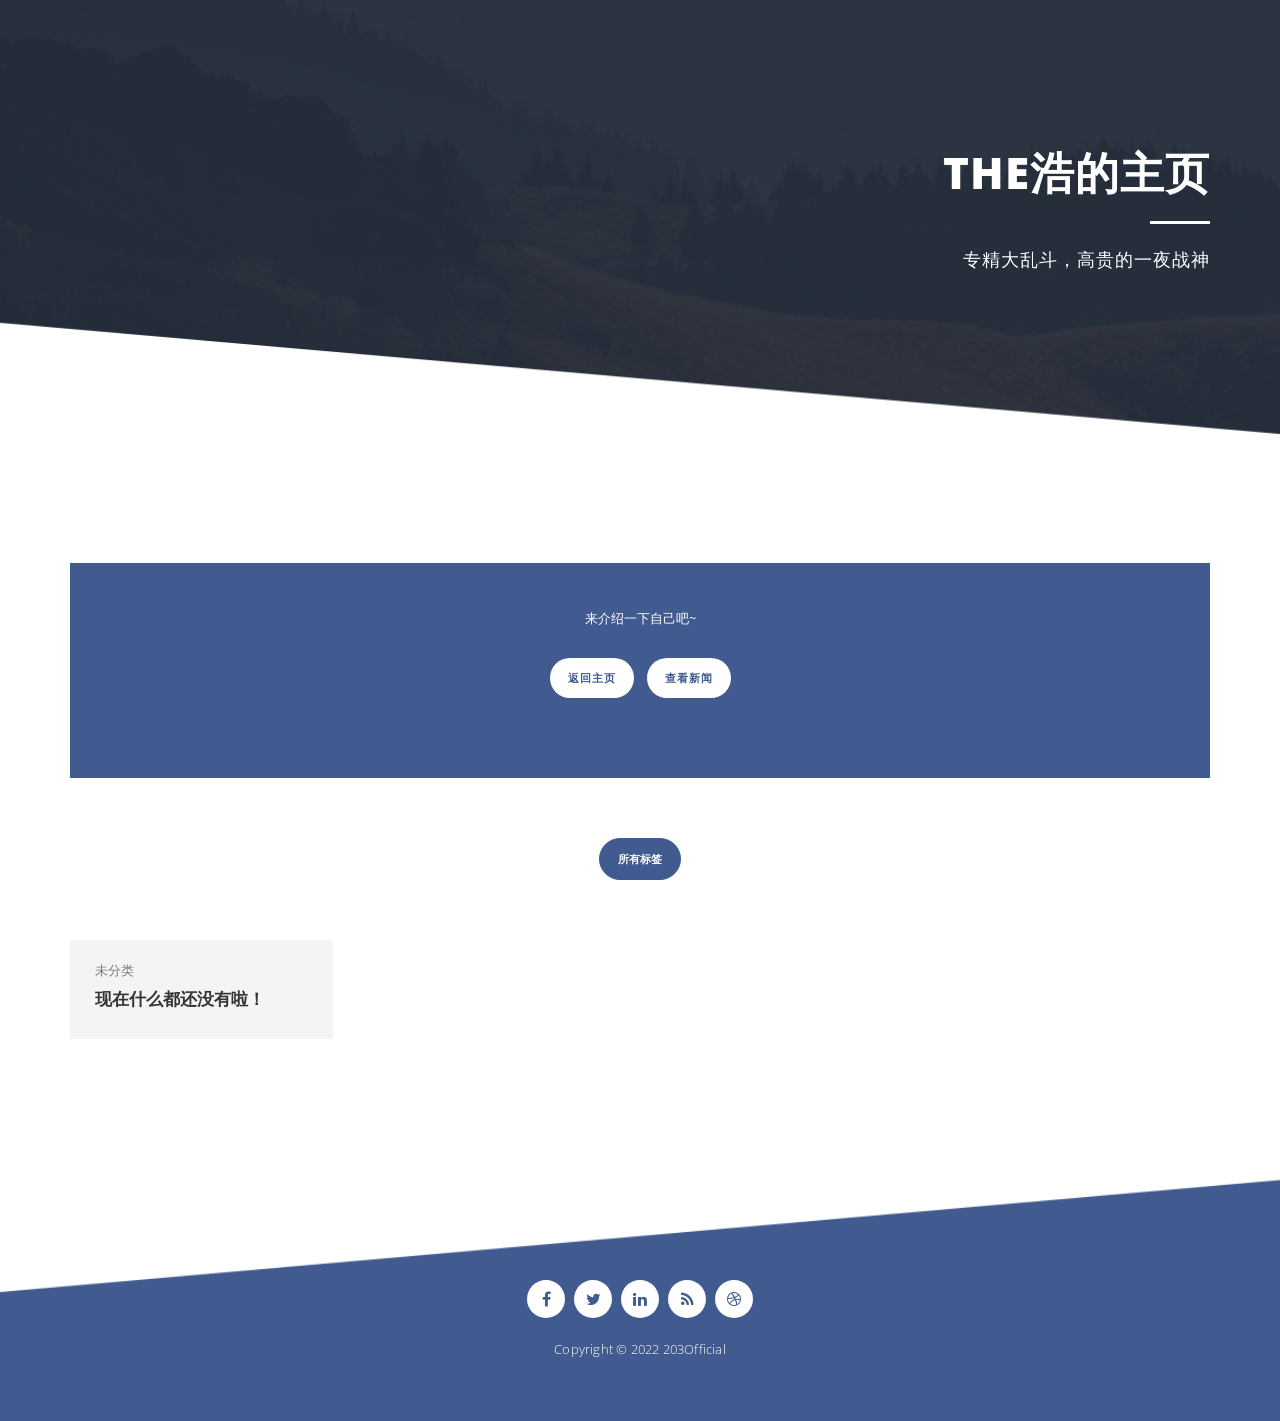
<file: members/thehao.html>
<!doctype html>
<!--[if lt IE 7]>      <html class="no-js lt-ie9 lt-ie8 lt-ie7" lang=""> <![endif]-->
<!--[if IE 7]>         <html class="no-js lt-ie9 lt-ie8" lang=""> <![endif]-->
<!--[if IE 8]>         <html class="no-js lt-ie9" lang=""> <![endif]-->
<!--[if gt IE 8]><!--> <html class="no-js" lang=""> <!--<![endif]-->
    <head>
        <meta charset="utf-8">
        <meta http-equiv="X-UA-Compatible" content="IE=edge,chrome=1">

        <title>203official-the浩的主页</title>
        <meta name="description" content="">
        <meta name="viewport" content="width=device-width, initial-scale=1">
        
        <link href="https://fonts.googleapis.com/css?family=Open+Sans:300,400,600,700,800" rel="stylesheet">
        <link rel="apple-touch-icon" href="apple-touch-icon.png">

        <link rel="stylesheet" href="../css/bootstrap.min.css">
        <link rel="stylesheet" href="../css/bootstrap-theme.min.css">
        <link rel="stylesheet" href="../css/fontAwesome.css">
        <link rel="stylesheet" href="../css/tooplate-style.css">
        <link rel="stylesheet" type="text/css" href="./css/index.css">

        <script src="../js/vendor/modernizr-2.8.3-respond-1.4.2.min.js"></script>
    </head>
    <body>
        <section class="first-gallery-section">
          <div class="container">
            <div class="row">
              <div class="col-md-12">
                <div class="text-content">
                  <h2>THE浩的主页</h2>
                  <div class="line-dec"></div>
                  <span>专精大乱斗，高贵的一夜战神</span>
                </div>
              </div>
            </div>
          </div>
        </section>


        <section class="send-to-home">
          <div class="container">
            <div class="row">
              <div class="col-md-12">
                <div class="back-to-home">
                  <span>来介绍一下自己吧~</span>
                  <div class="filter-categories">
                    <ul class="project-filter">
                      <li class="primary-button" >
                        <a href="../index.html">返回主页</a>
                      </li>
                      <li class="primary-button" >
                        <a href="../news/news.html">查看新闻</a>
                      </li>
                    </ul>
                  </div>
                </div>
              </div>
            </div>
          </div>
        </section>

  
        <div class="content-wrapper">
            <div class="inner-container container">
                <div class="projects-holder-3">
                    <div class="filter-categories">
                        <ul class="project-filter">
                            <li class="filter" data-filter="all"><span>所有标签</span></li>                            
                        </ul>
                    </div>
                    <div class="projects-holder">
                        <div class="row">     
                            <div class="col-md-3 col-sm-6 project-item mix all">
                                <div class="image">
                                </div>
                                <div class="text">
                                  <span>未分类</span>
                                  <h4>现在什么都还没有啦！</h4>
                                </div>
                              </div>
                        </div>
                    </div>
                </div>
            </div>
        </div> 

        <footer>
          <div class="container">
            <div class="row">
              <div class="col-md-12">
                <ul>
                  <li><a href="#"><i class="fa fa-facebook"></i></a></li>
                  <li><a href="#"><i class="fa fa-twitter"></i></a></li>
                  <li><a href="#"><i class="fa fa-linkedin"></i></a></li>
                  <li><a href="#"><i class="fa fa-rss"></i></a></li>
                  <li><a href="#"><i class="fa fa-dribbble"></i></a></li>
                </ul>
                <p>Copyright &copy; 2022 203Official</p>
              </div>
            </div>
          </div>
        </footer>

        <script src="//ajax.googleapis.com/ajax/libs/jquery/1.11.2/jquery.min.js"></script>
        <script>window.jQuery || document.write('<script src="../js/vendor/jquery-1.11.2.min.js"><\/script>')</script>

        <script src="../js/vendor/bootstrap.min.js"></script>

        <script src="../js/plugins.js"></script>
        <script src="../js/main.js"></script>

    </body>
</html>
</file>
<file: css/tooplate-style.css>
/* 

Template 2091 Ziggy

http://www.tooplate.com/view/2091-ziggy

*/

/*============
BASIC STYLE
============*/

ul {
	padding: 0;
	margin: 0;
	list-style: none;
}

body {
	font-family: 'Open Sans', sans-serif;
}

p {
	font-size: 13px;
	color: #7a7a7a;
	line-height: 22px;
}

.primary-button a {
	text-decoration: none;
	padding: 10px 18px;
	display: inline-block;
	border-radius: 24px;
	font-size: 11px;
	text-transform: uppercase;
	font-weight: 700;
	letter-spacing: 1px;
}


/* ======================
----- FIRST SECTION------
=======================*/

.first-section {
	background-image: url(../img/first-section-bg.png);
	background-size: cover;
	width: 100%;
	background-repeat: no-repeat;
	padding: 20% 0px 20% 0px;
}

.first-section .text-content {
	text-align: right;
	color: #fff;
}

.first-section .text-content h2 {
	font-size: 44px;
	text-transform: uppercase;
	font-weight: 900;
	letter-spacing: 1px;
}

.first-section .text-content .line-dec {
	width: 60px;
	height: 3px;
	background-color: #fff;
	margin: 25px 0px 25px auto;
}

.first-section .text-content span {
	font-size: 18px;
	text-transform: uppercase;
	font-weight: 300;
	letter-spacing: 1px;
}


/* ======================
---- SECOND SECTION------
=======================*/

.second-section {
	padding: 100px 0px;
}

.second-section .service-item {
	text-align: center;
}

.second-section .service-item .icon img {
	max-width: 100%;
	overflow: hidden;
}

.second-section h4 {
	font-size: 16px;
	color: #415b90;
	margin-top: 25px;
	margin-bottom: 15px;
}


/* ======================
----- THIRD SECTION------
=======================*/

.third-section {
	background-image: url(../img/third-section-bg.png);
	background-size: cover;
	width: 100%;
	background-repeat: no-repeat;
	padding: 20% 0px;
}

.third-section .left-image img {
	width: 100%;
	overflow: hidden;
	text-align: center;
}

.third-section .right-text {
	display: inline;
}

.third-section em {
	font-size: 18px;
	font-style: normal;
	font-weight: 300;
}

.third-section h4 {
	margin-top: 60px;
	color: #fff;
	font-size: 24px;
	font-weight: 700;
	text-transform: uppercase;
	letter-spacing: 1px;
}

.third-section p {
	color: #fff;
	margin-top: 15px;
}


/* ======================
---- FOURTH SECTION -----
=======================*/

.fourth-section {
	background-image: url(../img/fourth-section-bg.png);
	background-size: cover;
	width: 100%;
	background-repeat: no-repeat;
	padding: 16% 0px;
}

.fourth-section .col-md-3 {
	padding-left: 0px;
	padding-right: 0px;
}

.fourth-section .portfolio-item img {
	width: 100%;
	overflow: hidden;
}

.fourth-section .first-item .text {
	background-color: #f4f4f4;
}

.fourth-section .second-item .text {
	background-color: #eaeaea;
}

.fourth-section .third-item .text {
	background-color: #dedede;
}

.fourth-section .portfolio-item .text {
	padding: 20px 25px;
}

.fourth-section .portfolio-item .text span {
	font-size: 13px;
	color: #7a7a7a;
}

.fourth-section .portfolio-item .text h4 {
	font-size: 17px;
	color: #343434;
	font-weight: 700;
}

.fourth-section .send-to-portfolio {
	background-color: #415b90;
	text-align: center;
	padding:  46.7% 0px;
}

.fourth-section .send-to-portfolio span {
	display: inline-block;
	font-size: 13px;
	color: #fff;
}

.fourth-section .send-to-portfolio .primary-button {
	margin-top: 20px;
}

.fourth-section .send-to-portfolio .primary-button a {
	background-color: #fff;
	color: #415b90;
}

.fourth-section .send-to-portfolio .primary-button a:hover {
	background-color: #22304d;
	color: #fff;
	transition: all 0.3s;
}


/* ======================
----- FIVTH SECTION------
=======================*/

.fivth-section {
	background-image: url(../img/fivth-section-bg.png);
	background-size: cover;
	width: 100%;
	background-repeat: no-repeat;
	padding: 20% 0px;
}

.fivth-section .right-image {
	display: inline;
}

.fivth-section .right-image img {
	max-width: 100%;
	overflow: hidden;
	text-align: center;
}

.fivth-section .left-text {
	display: inline;
	text-align: right;
}

.fivth-section em {
	font-size: 18px;
	font-style: normal;
	font-weight: 300;
}

.fivth-section h4 {
	margin-top: 60px;
	color: #fff;
	font-size: 24px;
	font-weight: 700;
	text-transform: uppercase;
	letter-spacing: 1px;
}

.fivth-section p {
	color: #fff;
	margin-top: 15px;
}


/* ======================
----- SIXTH SECTION------
=======================*/

.sixth-section {
	background-image: url(../img/sixth-section-bg.png);
	background-size: cover;
	width: 100%;
	background-repeat: no-repeat;
	padding: 10% 0px;
}

.sixth-section input {
	padding-left: 15px;
	font-size: 13px;
	color: #7a7a7a;
	border: 1px solid #eee;
	outline: none;
	height: 44px;
	border-radius: 22px;
	width: 100%;
	margin-bottom: 30px;
}

.sixth-section textarea {
	border-radius: 22px;
	border: 1px solid #eee;
	padding: 15px;
	font-size: 13px;
	color: #7a7a7a;
	outline: none;
	margin-bottom: 25px;
	height: 180px;
	max-height: 250px;
	width: 100%;
	max-width: 100%;
	max-height: 240px;
	display: inline-block;
}

.sixth-section button {
	text-decoration: none;
	padding: 10px 18px;
	display: inline-block;
	border-radius: 24px;
	font-size: 11px;
	text-transform: uppercase;
	font-weight: 700;
	background-color: #415b90;
	color: #fff;
	letter-spacing: 1px;
}

.sixth-section button:hover {
	color: #fff;
	background-color: #22304d;
	transition: all 0.3s;
}

.sixth-section .right-info {
	margin-left: 20px;
}

.sixth-section .right-info ul {
	padding: 0;
	margin: 0;
	list-style: none;
}

.sixth-section .right-info ul li {
	display: block;
	font-size: 13px;
	font-weight: 700;
	color: #415b90;
	margin-bottom: 20px;
}

.sixth-section .right-info ul li a {
	text-decoration: none;
	color: #415b90;
}

.sixth-section .right-info ul li i {
	margin-right: 15px;
	display: inline-block;
	width: 46px;
	height: 46px;
	line-height: 46px;
	text-align: center;
	color: #415b90;
	border-radius: 50%;
	border: 1px solid #415b90;
	font-size: 18px;
}

/* ======================
----- FOOTER SECTION ----
=======================*/

footer {
	text-align: center;
	background-image: url(../img/footer-bg.png);
	background-size: cover;
	width: 100%;
	background-repeat: no-repeat;
	padding: 11% 0px 4% 0px;
}

footer ul {
	padding: 0;
	margin: 0;
	list-style: none;
}

footer ul li {
	display: inline-block;
	margin: 0 3px;
}

footer ul li a {
	font-size: 16px;
	color: #415b90;
	display: inline-block;
	width: 38px;
	height: 38px;
	line-height: 38px;
	text-align: center;
	background-color: #fff;
	border-radius: 50%;
}

footer ul li a:hover {
	background-color: #22304d;
	color: #415b90;
	transition: all 0.3s;
}

footer p {
	margin-top: 20px;
	font-size: 13px;
	font-weight: 300;
	letter-spacing: 0.2px;
	color: #fff;
}

footer em {
	font-style: normal;
	font-weight: 600;
}

footer a {
	color: #fff;
}

footer a:hover {
	color: #3CF;
}


/* =====================
----- GALLERY PAGE -----
======================*/

.first-gallery-section {
	background-image: url(../img/heading-bg.png);
	background-size: cover;
	width: 100%;
	background-repeat: no-repeat;
	padding: 10% 0px 15% 0px;
}

.first-gallery-section .text-content {
	text-align: right;
	color: #fff;
}

.first-gallery-section .text-content h2 {
	font-size: 44px;
	text-transform: uppercase;
	font-weight: 900;
	letter-spacing: 1px;
}

.first-gallery-section .text-content .line-dec {
	width: 60px;
	height: 3px;
	background-color: #fff;
	margin: 25px 0px 25px auto;
}

.first-gallery-section .text-content span {
	font-size: 18px;
	text-transform: uppercase;
	font-weight: 300;
	letter-spacing: 1px;
}

.send-to-home  {
	margin-top: 100px;
	margin-bottom: 50px;
}

.send-to-home .back-to-home {
	background-color: #415b90;
	text-align: center;
	padding: 45px 0px;
}

.send-to-home .back-to-home span {
	display: inline-block;
	font-size: 13px;
	color: #fff;
}

.send-to-home .back-to-home .primary-button {
	margin-top: 20px;
}

.send-to-home .back-to-home .primary-button a {
	background-color: #fff;
	color: #415b90;
}

.send-to-home .back-to-home .primary-button a:hover {
	background-color: #22304d;
	color: #fff;
	transition: all 0.3s;
}

.filter-categories {
  text-align: center;
  margin-bottom: 20px;
  margin-top: 10px;
}

.filter-categories ul li {
  margin: 0px 5px 15px 5px;
  display: inline-block;
}

.filter-categories ul li span {
  cursor: pointer;
  color: #7a7a7a;
  border-radius: 25px;
  background: white;
  display: inline-block;
  border: 1px solid #ddd;
  padding: 10px 18px;
  font-size: 11px;
  text-transform: uppercase;
  font-weight: 700;
}

.filter-categories ul li.active span {
  background: #415b90;
  color: white;
  border: 1px solid #415b90;
}

.projects-holder .mix {
  display: none;
}

.content-wrapper {
	margin-bottom: 100px;
	text-align: center;
}

.content-wrapper .portfolio-items {
	margin-top: 30px;
}

.content-wrapper ul {
	padding: 0;
	margin: 0;
	list-style: none;
}

.content-wrapper .project-item {
	margin-top: 25px;
}

.content-wrapper .project-item img {
	width: 100%;
	overflow: hidden;
}

.content-wrapper .project-item .text {
	text-align: left;
	padding: 20px 25px;
	background-color: #f4f4f4;
}

.content-wrapper .project-item .text span {
	font-size: 13px;
	color: #7a7a7a;
}

.content-wrapper .project-item .text h4 {
	font-size: 17px;
	color: #343434;
	font-weight: 700;
}


/* ======================
-- RESPONSIVE SECTION ---
=======================*/

@media (max-width: 1200px){

	.fourth-section .send-to-portfolio {
		padding:  47.5% 0px;
	}

	.gallery-page .portfolio-items  {
		margin-right: 15px;
	}

}

@media (max-width: 992px){

	.fourth-section .send-to-portfolio {
		padding:  45.8% 0px;
	}

	.third-section {
		text-align: center;
	}

	.third-section .right-text {
		text-align: left;
	}

	.third-section .left-image img {
		width: 50%;
	}

	.fivth-section {
		text-align: center;
	}

	.fivth-section .left-text {
		text-align: left;
	}

	.fivth-section .right-image img {
		margin-top: 30px;
		width: 50%;
	}

	.sixth-section .right-info {
		text-align: left;
		margin-left: 0px;
		margin-top: 45px;
	}

}

@media (max-width: 850px){

	.send-to-home  {
		margin-top: 80px;
	}

	.first-gallery-section {
		padding: 10% 0px 40% 0px;
	}

	.first-section {
		padding: 150px 0px 200px 0px;
	}

	.first-section .text-content {
		text-align: center;
	}

	.first-section .text-content .line-dec {
		margin: 25px auto;
	}

	.second-section {
		padding: 50px 0px 0px 0px;
	}

	.second-section .service-item {
		margin-bottom: 50px;
	}

	.third-section {
		margin-top: -50px;
		text-align: center;
		padding: 250px 0px 150px 0px;
	}

	.third-section .right-text {
		text-align: left;
	}

	.fourth-section {
		padding: 150px 0px;
	}

	.fourth-section .col-md-3 {
		padding-left: 15px;
		padding-right: 15px;
	}

	.fourth-section .portfolio-item {
		margin-bottom: 30px;
	}

	.fourth-section .send-to-portfolio {
		padding:  46% 0px;
	}

	.fivth-section {
		text-align: center;
		padding: 50px 0px 250px 0px;
	}

	.fivth-section .left-text {
		text-align: left;
		margin-bottom: 30px;
		display: inline-block;
	}

	.sixth-section {
		text-align: center;
		padding: 0px 0px 0px 0px;
	}

	.sixth-section .right-info {
		text-align: left;
		margin-left: 0px;
		margin-top: 45px;
	}

	footer {
		margin-top: -50px;
		padding: 200px 0px 20px 0px;
	}
}


@media (max-width: 590px){

	.third-section {
		text-align: center;
	}

	.third-section .left-image img {
		width: 80%;
	}

	.fivth-section {
		text-align: center;
	}

	.fivth-section .right-image img {
		width: 80%;
	}
	
}

/*========================================
----------- LIGHT BOX STYLE ------------
========================================*/

/* Preload images */
body:after {
  content: url(../img/close.png) url(../img/loading.gif) url(../img/prev.png) url(../img/next.png);
  display: none;
}

body.lb-disable-scrolling {
  overflow: hidden;
}

.lightboxOverlay {
  position: absolute;
  top: 0;
  left: 0;
  z-index: 9999;
  background-color: black;
  filter: progid:DXImageTransform.Microsoft.Alpha(Opacity=80);
  opacity: 0.8;
  display: none;
}

.lightbox {
  position: absolute;
  margin-top: 5%;
  left: 0;
  width: 100%;
  z-index: 10000;
  text-align: center;
  line-height: 0;
  font-weight: normal;
}

.lightbox .lb-image {
  display: block;
  height: auto;
  max-width: inherit;
  max-height: none;
  border-radius: 3px;

  /* Image border */
  border: 4px solid white;
}

.lightbox a img {
  border: none;
}

.lb-outerContainer {
  position: relative;
  *zoom: 1;
  width: 250px;
  height: 250px;
  margin: 0 auto;
  border-radius: 4px;

  /* Background color behind image.
     This is visible during transitions. */
  background-color: white;
}

.lb-outerContainer:after {
  content: "";
  display: table;
  clear: both;
}

.lb-loader {
  position: absolute;
  top: 43%;
  left: 0;
  height: 25%;
  width: 100%;
  text-align: center;
  line-height: 0;
}

.lb-cancel {
  display: block;
  width: 32px;
  height: 32px;
  margin: 0 auto;
  background: url(../img/loading.gif) no-repeat;
}

.lb-nav {
  position: absolute;
  top: 0;
  left: 0;
  height: 100%;
  width: 100%;
  z-index: 10;
}

.lb-container > .nav {
  left: 0;
}

.lb-nav a {
  outline: none;
  background-image: url('[data-uri]');
}

.lb-prev, .lb-next {
  height: 100%;
  cursor: pointer;
  display: block;
}

.lb-nav a.lb-prev {
  width: 34%;
  left: 0;
  float: left;
  background: url(../img/prev.png) left 48% no-repeat;
  filter: progid:DXImageTransform.Microsoft.Alpha(Opacity=0);
  opacity: 0;
  -webkit-transition: opacity 0.6s;
  -moz-transition: opacity 0.6s;
  -o-transition: opacity 0.6s;
  transition: opacity 0.6s;
}

.lb-nav a.lb-prev:hover {
  filter: progid:DXImageTransform.Microsoft.Alpha(Opacity=100);
  opacity: 1;
}

.lb-nav a.lb-next {
  width: 64%;
  right: 0;
  float: right;
  background: url(../img/next.png) right 48% no-repeat;
  filter: progid:DXImageTransform.Microsoft.Alpha(Opacity=0);
  opacity: 0;
  -webkit-transition: opacity 0.6s;
  -moz-transition: opacity 0.6s;
  -o-transition: opacity 0.6s;
  transition: opacity 0.6s;
}

.lb-nav a.lb-next:hover {
  filter: progid:DXImageTransform.Microsoft.Alpha(Opacity=100);
  opacity: 1;
}

.lb-dataContainer {
  margin: 0 auto;
  padding-top: 5px;
  *zoom: 1;
  width: 100%;
  -moz-border-radius-bottomleft: 4px;
  -webkit-border-bottom-left-radius: 4px;
  border-bottom-left-radius: 4px;
  -moz-border-radius-bottomright: 4px;
  -webkit-border-bottom-right-radius: 4px;
  border-bottom-right-radius: 4px;
}

.lb-dataContainer:after {
  content: "";
  display: table;
  clear: both;
}

.lb-data {
  padding: 0 4px;
  color: #ccc;
}

.lb-data .lb-details {
  width: 85%;
  float: left;
  text-align: left;
  line-height: 1.1em;
}

.lb-data .lb-caption {
  font-size: 13px;
  font-weight: bold;
  line-height: 1em;
}

.lb-data .lb-caption a {
  color: #4ae;
}

.lb-data .lb-number {
  display: block;
  clear: left;
  padding-bottom: 1em;
  font-size: 12px;
  color: #999999;
}

.lb-data .lb-close {
  display: block;
  float: right;
  width: 30px;
  height: 30px;
  background: url(../img/close.png) top right no-repeat;
  text-align: right;
  outline: none;
  filter: progid:DXImageTransform.Microsoft.Alpha(Opacity=70);
  opacity: 0.7;
  -webkit-transition: opacity 0.2s;
  -moz-transition: opacity 0.2s;
  -o-transition: opacity 0.2s;
  transition: opacity 0.2s;
}

.lb-data .lb-close:hover {
  cursor: pointer;
  filter: progid:DXImageTransform.Microsoft.Alpha(Opacity=100);
  opacity: 1;
}
</file>
<file: members/css/index.css>
#alldiv {
    opacity: 0.85;
    background-color: #ffffff;
    margin: auto;
      margin-top: auto;
      margin-right: auto;
      margin-bottom: auto;
      margin-left: auto;
    width: 1200px;
}

body {
    font-size: 13px;
    color: #151515;
    line-height: 20px;
}

ul {
    margin: 0;
    padding: 0;
}

li {
    list-style-type: none;
}

a, a:visited {
    text-decoration: none;
      text-decoration-line: none;
      text-decoration-style: solid;
      text-decoration-color: currentcolor;
      text-decoration-thickness: auto;
    color: #0000CC;
}

.drow {
    margin: 0;
      margin-bottom: 0px;
    padding: 0;
    display: block;
    clear: both;
}

.dcol {
    margin: 0;
    padding: 0;
    position: relative;
    display: block;
    box-sizing: border-box;
    float: left;
}

.topmenuo {
    position: relative;
    height: 40px;
    line-height: 40px;
    clear: both;
    background: #FFFFFF;
}

.topmenuo1 > li {
    font-weight: bold;
    position: relative;
}

.topmenuo2 {
    position: absolute;
    top: 40px;
    left: -1px;
    width: 150px;
    z-index: 1000;
    box-shadow: 1px 3px 2px 1px #999999;
    display: none;
}

.topmenuo3 {
    float: left;
    border-right: 1px #EEEEEE solid;
}

.topmenuo3 a {
    line-height: 40px;
    text-align: center;
    font-size: 14px;
    font-weight: bold;
    color: #3399FF;
    display: block;
    text-decoration: none;
      text-decoration-line: none;
      text-decoration-style: solid;
      text-decoration-color: currentcolor;
      text-decoration-thickness: auto;
}
</file>
